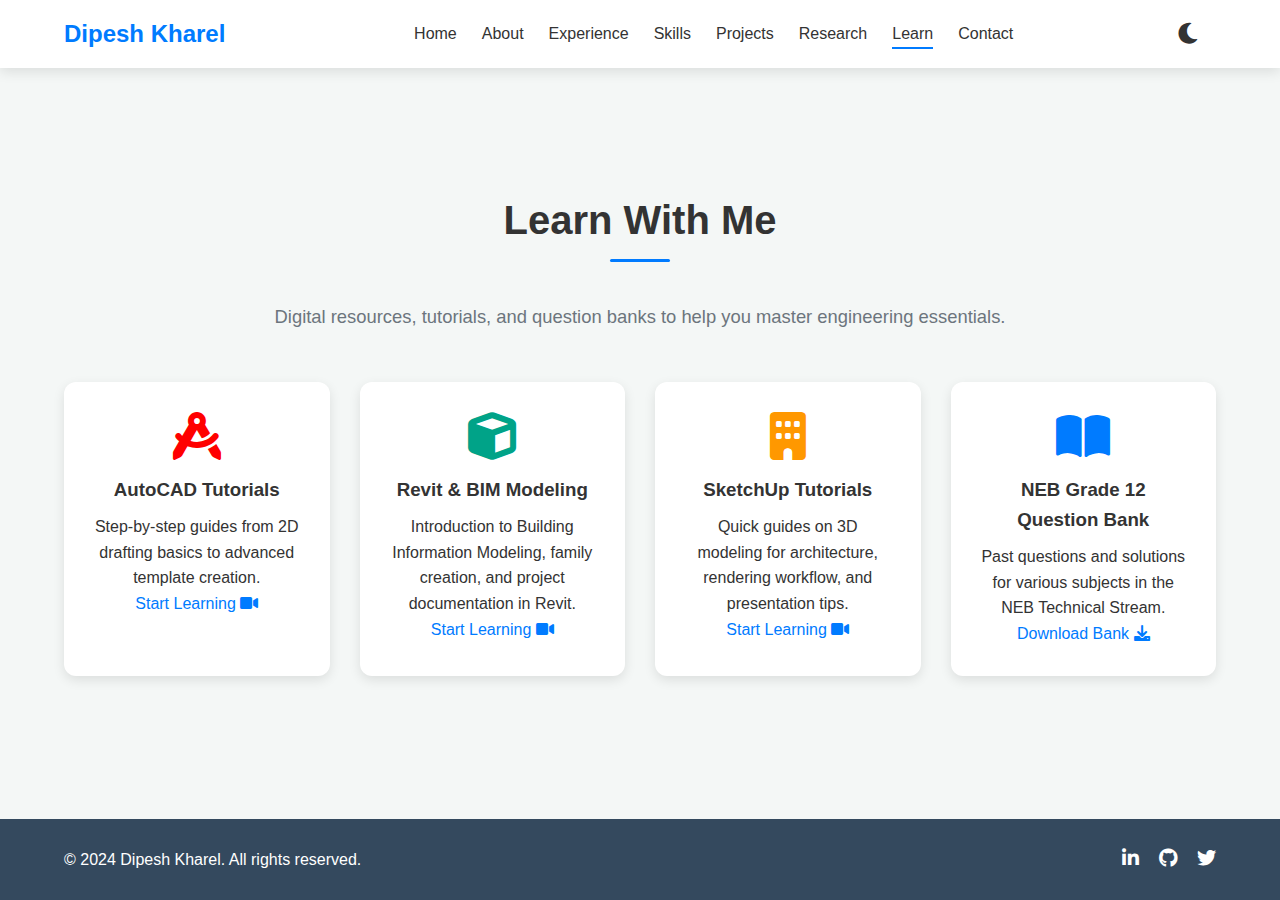
<file: learn.html>
<!DOCTYPE html>
<html lang="en">

<head>
    <meta charset="UTF-8">
    <meta name="viewport" content="width=device-width, initial-scale=1.0">
    <title>Learn With Me - Dipesh Kharel</title>

    <meta name="description" content="Educational resources and tutorials by Dipesh Kharel.">
    <meta name="author" content="Dipesh Kharel">

    <link rel="icon" type="image/png" href="favicon.png">

    <link rel="stylesheet" href="https://cdnjs.cloudflare.com/ajax/libs/font-awesome/6.0.0-beta3/css/all.min.css">

    <link rel="stylesheet" href="style.css?v=2">

    <script>
        // Check local storage for dark mode preference immediately
        if (localStorage.getItem('darkMode') === 'enabled') {
            document.documentElement.classList.add('dark-mode');
        }
    </script>
</head>

<body>

    <header id="mainHeader">
        <div class="container nav-content">
            <a href="index.html" class="logo">Dipesh Kharel</a>
            <nav class="nav-menu" id="navMenu">
                <ul role="list">
                    <li><a href="index.html#home" class="nav-link">Home</a></li>
                    <li><a href="index.html#about" class="nav-link">About</a></li>
                    <li><a href="index.html#experience" class="nav-link">Experience</a></li>
                    <li><a href="index.html#skills" class="nav-link">Skills</a></li>
                    <li><a href="projects.html" class="nav-link">Projects</a></li>
                    <li><a href="research.html" class="nav-link">Research</a></li>
                    <li><a href="learn.html" class="nav-link active-link">Learn</a></li>
                    <li><a href="index.html#contact" class="nav-link">Contact</a></li>
                </ul>
            </nav>
            <div class="nav-controls">
                <button class="dark-mode-toggle" id="darkModeToggle" aria-label="Toggle dark mode" type="button">
                    <i class="fas fa-moon"></i>
                </button>
                <button class="hamburger" id="hamburger" aria-label="Open mobile menu" type="button">
                    <i class="fas fa-bars"></i>
                </button>
            </div>
        </div>
    </header>

    <main>
        <section class="section">
            <div class="container">
                <h1 class="section-title animate-in" style="margin-top: 40px;">Learn With Me</h1>
                <p class="section-subtitle animate-in" style="text-align: center; margin-bottom: 50px;">Digital
                    resources, tutorials, and question banks to help you master engineering essentials.</p>
                <div class="skills-grid learn-grid animate-in">

                    <div class="skill-card">
                        <i class="fas fa-drafting-compass icon-lg" style="color: #FF0000;"></i>
                        <h3>AutoCAD Tutorials</h3>
                        <p>Step-by-step guides from 2D drafting basics to advanced template creation.</p>
                        <a href="javascript:void(0)" class="project-link">Start Learning <i
                                class="fas fa-video"></i></a>
                    </div>

                    <div class="skill-card">
                        <i class="fas fa-cube icon-lg" style="color: #00A388;"></i>
                        <h3>Revit & BIM Modeling</h3>
                        <p>Introduction to Building Information Modeling, family creation, and project documentation in
                            Revit.</p>
                        <a href="javascript:void(0)" class="project-link">Start Learning <i
                                class="fas fa-video"></i></a>
                    </div>

                    <div class="skill-card">
                        <i class="fas fa-building icon-lg" style="color: #FF9800;"></i>
                        <h3>SketchUp Tutorials</h3>
                        <p>Quick guides on 3D modeling for architecture, rendering workflow, and presentation tips.</p>
                        <a href="javascript:void(0)" class="project-link">Start Learning <i
                                class="fas fa-video"></i></a>
                    </div>

                    <div class="skill-card">
                        <i class="fas fa-book-open icon-lg" style="color: var(--primary-color);"></i>
                        <h3>NEB Grade 12 Question Bank</h3>
                        <p>Past questions and solutions for various subjects in the NEB Technical Stream.</p>
                        <a href="path/to/question-bank.pdf" target="_blank" class="project-link">Download Bank <i
                                class="fas fa-download"></i></a>
                    </div>
                </div>
            </div>
        </section>
    </main>

    <footer>
        <div class="container footer-content">
            <p>&copy; 2024 Dipesh Kharel. All rights reserved.</p>
            <div class="social-links">
                <a href="#" aria-label="LinkedIn profile"><i class="fab fa-linkedin-in"></i></a>
                <a href="#" aria-label="GitHub profile"><i class="fab fa-github"></i></a>
                <a href="#" aria-label="Twitter profile"><i class="fab fa-twitter"></i></a>
            </div>
        </div>
    </footer>

    <script src="script.js?v=2"></script>
</body>

</html>
</file>
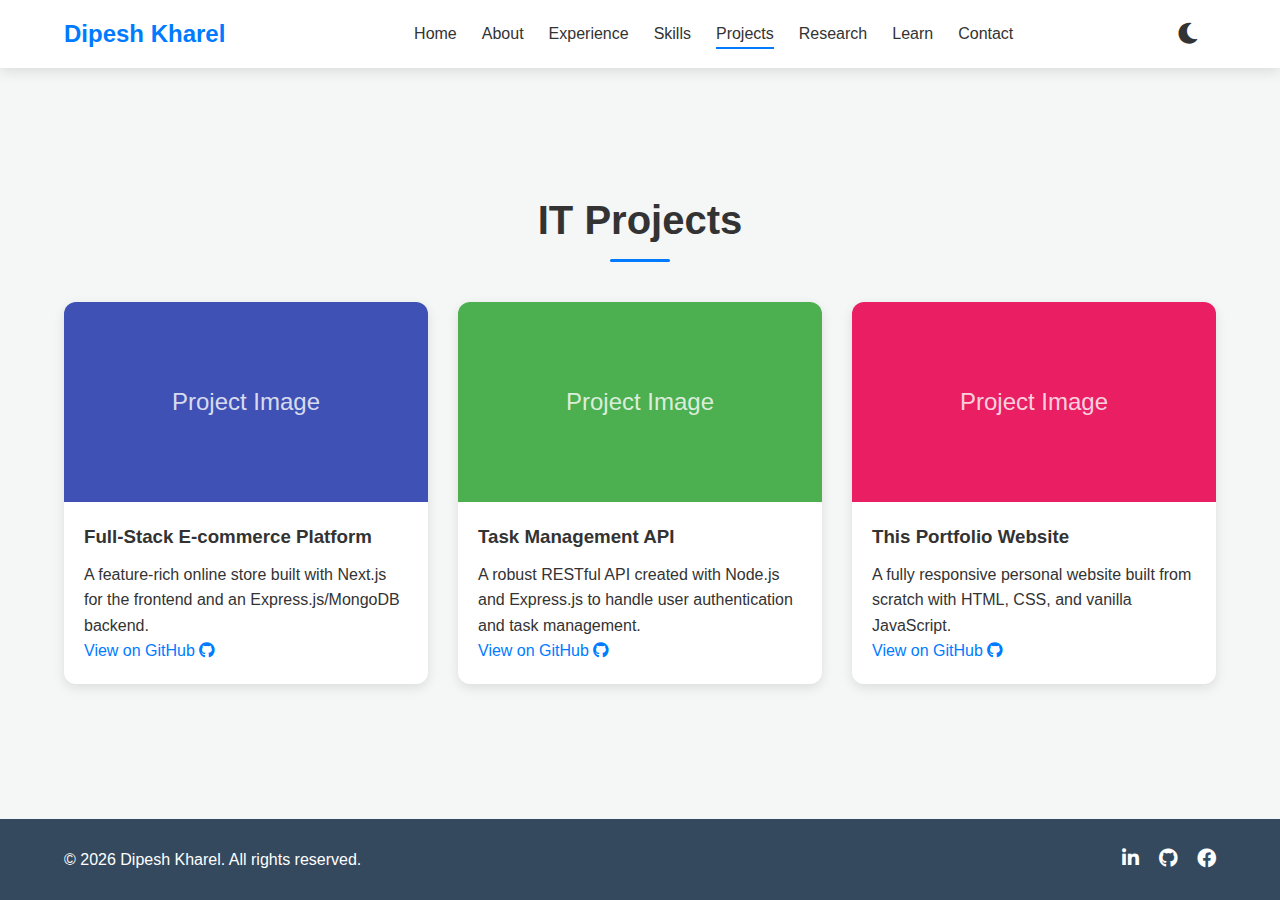
<file: projects.html>
<!doctype html>
<html lang="en">
  <head>
    <meta charset="UTF-8" />
    <meta name="viewport" content="width=device-width, initial-scale=1.0" />
    <title>Projects - Dipesh Kharel</title>

    <meta
      name="description"
      content="Technical projects and portfolio of Dipesh Kharel."
    />
    <meta name="author" content="Dipesh Kharel" />

    <link rel="icon" type="image/png" href="favicon.png" />

    <link
      rel="stylesheet"
      href="https://cdnjs.cloudflare.com/ajax/libs/font-awesome/6.0.0-beta3/css/all.min.css"
    />

    <link rel="stylesheet" href="style.css?v=3" />

    <script>
      // Check local storage for dark mode preference immediately
      if (localStorage.getItem("darkMode") === "enabled") {
        document.documentElement.classList.add("dark-mode");
      }
    </script>
  </head>

  <body>
    <header id="mainHeader">
      <div class="container nav-content">
        <a href="index.html" class="logo">Dipesh Kharel</a>
        <nav class="nav-menu" id="navMenu">
          <ul role="list">
            <li><a href="index.html#home" class="nav-link">Home</a></li>
            <li><a href="index.html#about" class="nav-link">About</a></li>
            <li>
              <a href="index.html#experience" class="nav-link">Experience</a>
            </li>
            <li><a href="index.html#skills" class="nav-link">Skills</a></li>
            <li>
              <a href="projects.html" class="nav-link active-link">Projects</a>
            </li>
            <li><a href="research.html" class="nav-link">Research</a></li>
            <li><a href="learn.html" class="nav-link">Learn</a></li>
            <li><a href="index.html#contact" class="nav-link">Contact</a></li>
          </ul>
        </nav>
        <div class="nav-controls">
          <button
            class="dark-mode-toggle"
            id="darkModeToggle"
            aria-label="Toggle dark mode"
            type="button"
          >
            <i class="fas fa-moon"></i>
          </button>
          <button
            class="hamburger"
            id="hamburger"
            aria-label="Open mobile menu"
            type="button"
          >
            <i class="fas fa-bars"></i>
          </button>
        </div>
      </div>
    </header>

    <main>
      <section class="section">
        <div class="container">
          <h1 class="section-title animate-in" style="margin-top: 40px">
            IT Projects
          </h1>
          <div class="projects-grid animate-in">
            <div class="project-card">
              <div
                class="project-image-placeholder"
                style="background-color: #3f51b5"
              ></div>
              <div class="project-details">
                <h3>Full-Stack E-commerce Platform</h3>
                <p>
                  A feature-rich online store built with Next.js for the
                  frontend and an Express.js/MongoDB backend.
                </p>
                <a href="https://github.com/Carry-to-1" target="_blank" class="project-link"
                  >View on GitHub <i class="fab fa-github"></i
                ></a>
              </div>
            </div>

            <div class="project-card">
              <div
                class="project-image-placeholder"
                style="background-color: #4caf50"
              ></div>
              <div class="project-details">
                <h3>Task Management API</h3>
                <p>
                  A robust RESTful API created with Node.js and Express.js to
                  handle user authentication and task management.
                </p>
                <a href="https://github.com/Carry-to-1" target="_blank" class="project-link"
                  >View on GitHub <i class="fab fa-github"></i
                ></a>
              </div>
            </div>

            <div class="project-card">
              <div
                class="project-image-placeholder"
                style="background-color: #e91e63"
              ></div>
              <div class="project-details">
                <h3>This Portfolio Website</h3>
                <p>
                  A fully responsive personal website built from scratch with
                  HTML, CSS, and vanilla JavaScript.
                </p>
                <a href="https://github.com/Carry-to-1" target="_blank" class="project-link"
                  >View on GitHub <i class="fab fa-github"></i
                ></a>
              </div>
            </div>
          </div>
        </div>
      </section>
    </main>

    <footer>
      <div class="container footer-content">
        <p>&copy; 2026 Dipesh Kharel. All rights reserved.</p>
            <div class="social-links">
                <a href="https://www.linkedin.com/in/dipesh-kharel-73b586389" target="_blank" aria-label="LinkedIn profile"><i class="fab fa-linkedin-in"></i></a>
                <a href="https://github.com/Carry-to-1" target="_blank" aria-label="GitHub profile"><i class="fab fa-github"></i></a>
                <a href="https://www.facebook.com/share/1BsoM4F67p/" target="_blank" aria-label="Facebook profile"><i class="fab fa-facebook"></i></a>
            </div>
        </div>
      </div>
    </footer>

    <script src="script.js?v=3"></script>
  </body>
</html>
</file>
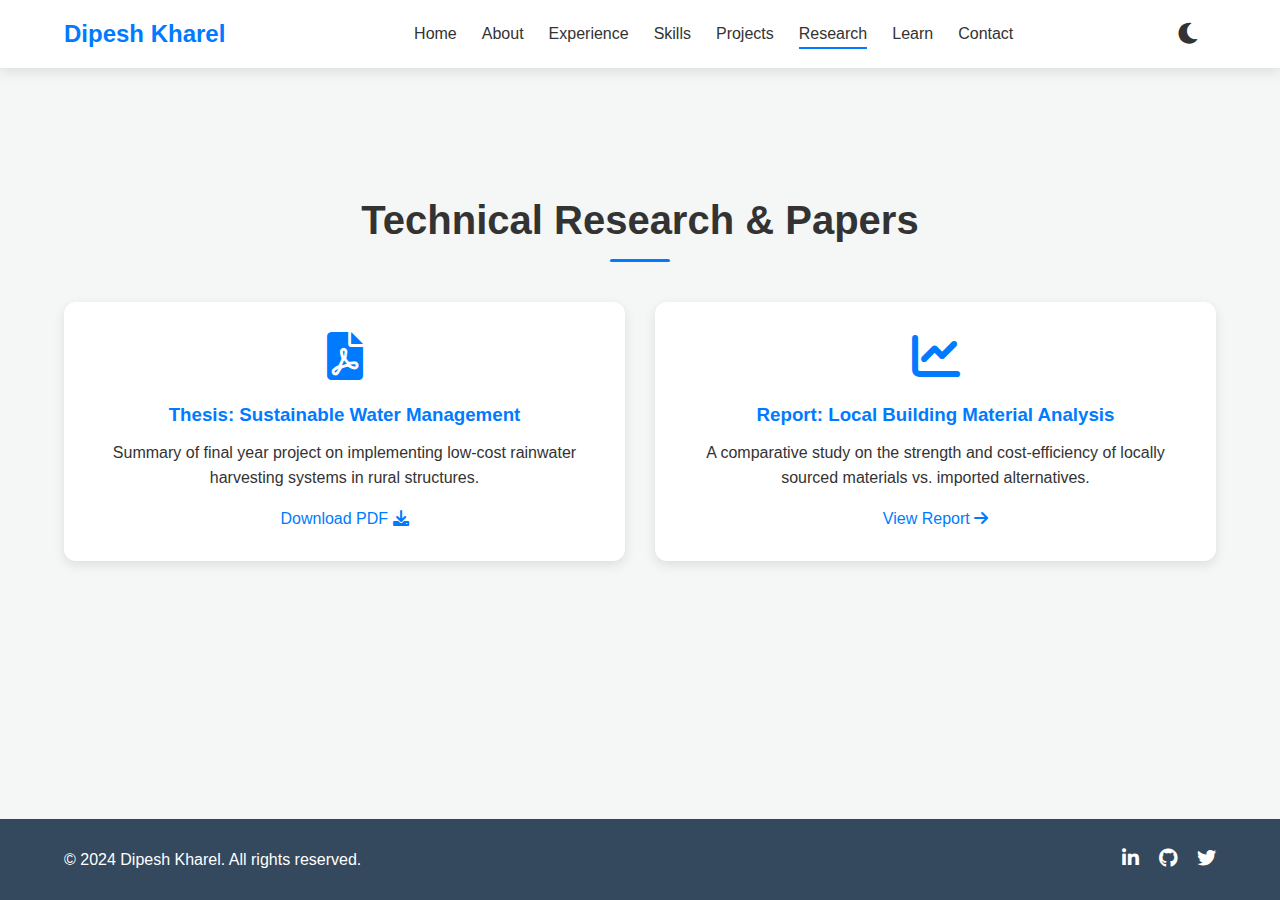
<file: research.html>
<!DOCTYPE html>
<html lang="en">

<head>
    <meta charset="UTF-8">
    <meta name="viewport" content="width=device-width, initial-scale=1.0">
    <title>Research - Dipesh Kharel</title>

    <meta name="description" content="Research papers and technical reports by Dipesh Kharel.">
    <meta name="author" content="Dipesh Kharel">

    <link rel="icon" type="image/png" href="favicon.png">

    <link rel="stylesheet" href="https://cdnjs.cloudflare.com/ajax/libs/font-awesome/6.0.0-beta3/css/all.min.css">

    <link rel="stylesheet" href="style.css?v=2">

    <script>
        // Check local storage for dark mode preference immediately
        if (localStorage.getItem('darkMode') === 'enabled') {
            document.documentElement.classList.add('dark-mode');
        }
    </script>
</head>

<body>

    <header id="mainHeader">
        <div class="container nav-content">
            <a href="index.html" class="logo">Dipesh Kharel</a>
            <nav class="nav-menu" id="navMenu">
                <ul role="list">
                    <li><a href="index.html#home" class="nav-link">Home</a></li>
                    <li><a href="index.html#about" class="nav-link">About</a></li>
                    <li><a href="index.html#experience" class="nav-link">Experience</a></li>
                    <li><a href="index.html#skills" class="nav-link">Skills</a></li>
                    <li><a href="projects.html" class="nav-link">Projects</a></li>
                    <li><a href="research.html" class="nav-link active-link">Research</a></li>
                    <li><a href="learn.html" class="nav-link">Learn</a></li>
                    <li><a href="index.html#contact" class="nav-link">Contact</a></li>
                </ul>
            </nav>
            <div class="nav-controls">
                <button class="dark-mode-toggle" id="darkModeToggle" aria-label="Toggle dark mode" type="button">
                    <i class="fas fa-moon"></i>
                </button>
                <button class="hamburger" id="hamburger" aria-label="Open mobile menu" type="button">
                    <i class="fas fa-bars"></i>
                </button>
            </div>
        </div>
    </header>

    <main>
        <section class="section">
            <div class="container">
                <h1 class="section-title animate-in" style="margin-top: 40px;">Technical Research & Papers</h1>
                <div class="research-grid animate-in">

                    <div class="research-card">
                        <i class="fas fa-file-pdf icon-lg"></i>
                        <h3>Thesis: Sustainable Water Management</h3>
                        <p>Summary of final year project on implementing low-cost rainwater harvesting systems in rural
                            structures.</p>
                        <a href="path/to/research1.pdf" target="_blank" class="project-link">Download PDF <i
                                class="fas fa-download"></i></a>
                    </div>

                    <div class="research-card">
                        <i class="fas fa-chart-line icon-lg"></i>
                        <h3>Report: Local Building Material Analysis</h3>
                        <p>A comparative study on the strength and cost-efficiency of locally sourced materials vs.
                            imported alternatives.</p>
                        <a href="path/to/research2.pdf" target="_blank" class="project-link">View Report <i
                                class="fas fa-arrow-right"></i></a>
                    </div>
                </div>
            </div>
        </section>
    </main>

    <footer>
        <div class="container footer-content">
            <p>&copy; 2024 Dipesh Kharel. All rights reserved.</p>
            <div class="social-links">
                <a href="#" aria-label="LinkedIn profile"><i class="fab fa-linkedin-in"></i></a>
                <a href="#" aria-label="GitHub profile"><i class="fab fa-github"></i></a>
                <a href="#" aria-label="Twitter profile"><i class="fab fa-twitter"></i></a>
            </div>
        </div>
    </footer>

    <script src="script.js?v=2"></script>
</body>

</html>
</file>
<file: style.css>
/*
 * style.css - Dipesh Kharel Portfolio Stylesheet (FINAL VERBOSE RE-AUDIT)
 * ----------------------------------------------------------------------
 * Re-validated against the original structure. All features, variables, 
 * and media queries are present and optimized for cross-theme resilience.
 */

/* 1. Global Reset & Variables */
:root {
  --primary-color: #007bff;
  /* Professional Blue */
  --primary-hover: #0056b3;
  --secondary-color: #6c757d;
  /* Grey/Accent */

  /* Light Theme Base */
  --background-light: #f4f7f6;
  --text-color-light: #333;
  --card-bg-light: #ffffff;
  --hero-gradient-start: #f4f7f6;
  /* Used by Hero */
  --hero-gradient-end: #e0eafc;
  /* Used by Hero */

  /* Dark Theme Base */
  --background-dark: #2c3e50;
  --text-color-dark: #ecf0f1;
  --card-bg-dark: #34495e;
  --hero-gradient-start-dark: #2c3e50;
  /* Used by Dark Hero */
  --hero-gradient-end-dark: #1c2a37;
  /* Used by Dark Hero */

  --shadow-soft: 0 4px 12px rgba(0, 0, 0, 0.1);
  --radius-lg: 12px;
  --transition-speed: 0.3s;
  --font-family: "Poppins", sans-serif;
}

/* Dark Mode Overrides (FIX: Centralizing variables to ensure all components transition) */
.dark-mode {
  /* Main Backgrounds */
  --background-light: var(--background-dark);
  /* Text Color */
  --text-color-light: var(--text-color-dark);
  /* Card/Header Backgrounds */
  --card-bg-light: var(--card-bg-dark);
  /* Hero Gradient Colors (They now use the dark values) */
  --hero-gradient-start: var(--hero-gradient-start-dark);
  --hero-gradient-end: var(--hero-gradient-end-dark);
  /* Shadow adjustment for contrast */
  --shadow-soft: 0 4px 12px rgba(0, 0, 0, 0.3);
}

/* 2. Base Styles */
* {
  margin: 0;
  padding: 0;
  box-sizing: border-box;
}

html {
  scroll-behavior: smooth;
  height: 100%;
  /* Ensure full height for sticky footer */
}

body {
  font-family: var(--font-family);
  line-height: 1.6;
  color: var(--text-color-light);
  /* Will be dark or light based on .dark-mode */
  background-color: var(--background-light);
  /* Will be dark or light based on .dark-mode */
  transition:
    background-color var(--transition-speed),
    color var(--transition-speed);

  /* Sticky Footer Setup */
  display: flex;
  flex-direction: column;
  min-height: 100vh;
}

.project-image-placeholder {
  height: 200px;
  /* Removed SVG background to fix centering issues */
  /* background-image: ... */
  background-size: cover;
  background-position: center;
  background-repeat: no-repeat;
  transition: background-color var(--transition-speed);

  /* Centering Text */
  display: flex;
  align-items: center;
  justify-content: center;
}

.project-image-placeholder::after {
  content: "Project Image";
  color: white;
  /* Ensure visibility on colored backgrounds */
  font-size: 1.5rem;
  /* Larger, more visible text */
  font-weight: 500;
  font-family: var(--font-family);
  /* Match site font */
  opacity: 0.9;
}

main {
  flex: 1;
}

.container {
  width: 90%;
  max-width: 1200px;
  margin: 0 auto;
}

h1,
h2,
h3 {
  margin-bottom: 0.5em;
  font-weight: 600;
  transition: color var(--transition-speed);
  /* Ensure smooth color transition */
}

a {
  color: var(--primary-color);
  text-decoration: none;
  transition: color var(--transition-speed);
}

a:hover {
  color: var(--primary-hover);
}

/* 3. Header and Navigation */
header {
  background-color: var(--card-bg-light);
  box-shadow: var(--shadow-soft);
  position: sticky;
  top: 0;
  z-index: 1000;
  transition:
    background-color var(--transition-speed),
    box-shadow var(--transition-speed);
}

.nav-content {
  display: flex;
  justify-content: space-between;
  align-items: center;
  padding: 15px 0;
}

.logo {
  font-size: 1.5rem;
  font-weight: 700;
  color: var(--primary-color);
}

.nav-menu ul {
  list-style: none;
  display: flex;
}

.nav-menu ul li {
  margin-left: 25px;
}

.nav-menu ul li a {
  font-weight: 500;
  padding: 5px 0;
  position: relative;
  color: var(--text-color-light);
}

/* Active link/Scroll spy indicator */
.nav-menu ul li a.active-link::after {
  width: 100%;
}

.nav-menu ul li a::after {
  content: "";
  position: absolute;
  bottom: -2px;
  left: 0;
  width: 0;
  height: 2px;
  background-color: var(--primary-color);
  transition: width var(--transition-speed);
}

.nav-menu ul li a:hover::after {
  width: 100%;
}

.hamburger,
.dark-mode-toggle {
  background: none;
  border: none;
  font-size: 1.5rem;
  color: var(--text-color-light);
  cursor: pointer;
  transition: color 0.2s;
}

/* A11y: Focus and hover state for controls */
.dark-mode-toggle:hover,
.hamburger:hover {
  color: var(--primary-color);
}

.dark-mode-toggle:focus-visible,
.hamburger:focus-visible {
  outline: none;
  box-shadow: 0 0 0 3px rgba(0, 123, 255, 0.5);
  border-radius: 4px;
}

.nav-controls {
  display: flex;
  align-items: center;
}

.dark-mode-toggle {
  margin-right: 15px;
}

.hamburger {
  display: none;
  /* Hidden on desktop */
}

/* 4. Hero Section */
.hero-section {
  min-height: 90vh;
  display: flex;
  align-items: center;
  background: linear-gradient(
    135deg,
    var(--hero-gradient-start) 0%,
    var(--hero-gradient-end) 100%
  );
  transition: background var(--transition-speed);
}

/* REMOVED: Redundant dark mode override because variables now handle it:
.dark-mode .hero-section {
    background: linear-gradient(135deg, var(--background-dark) 0%, #1c2a37 100%);
}
*/

.hero-content-grid {
  display: flex;
  justify-content: space-between;
  align-items: center;
  padding: 40px 0;
}

.hero-text {
  flex: 1;
  padding-right: 40px;
  text-align: left;
}

.hero-content-grid h1 {
  font-size: 3.5rem;
  margin-bottom: 0.25em;
}

.hero-text h2 {
  /* Targeting the new H2 headline element */
  font-size: 1.5rem;
  color: var(--secondary-color);
  margin-bottom: 2em;
  font-weight: 500;
}

.cta-button {
  display: inline-block;
  background-color: var(--primary-color);
  color: white;
  padding: 12px 30px;
  border-radius: 50px;
  font-weight: 600;
  transition:
    background-color var(--transition-speed),
    transform var(--transition-speed);
  box-shadow: 0 4px 8px rgba(0, 123, 255, 0.4);
}

.cta-button:hover {
  background-color: var(--primary-hover);
  transform: translateY(-2px);
  box-shadow: 0 6px 15px rgba(0, 123, 255, 0.6);
}

.hero-image-container {
  flex: 1;
  max-width: 450px;
  display: flex;
  justify-content: flex-end;
  align-items: center;
}

.profile-image {
  width: 350px;
  height: 350px;
  object-fit: cover;
  border-radius: 50%;
  /* FIX: Use variable for border color to ensure it flips in dark mode */
  border: 8px solid var(--card-bg-light);
  box-shadow: 0 10px 30px rgba(0, 123, 255, 0.4);

  /* Initial state for the cool animation (JS controlled) */
  opacity: 0;
  transform: scale(0.8) rotate(15deg);
  transition: all 0.8s cubic-bezier(0.68, -0.55, 0.27, 1.55);
}

.is-visible .profile-image {
  opacity: 1;
  transform: scale(1) rotate(0deg);
}

/* 5. General Section Styles */
.section {
  padding: 80px 0;
  transition: background-color var(--transition-speed);
}

/* REMOVED: Original section style with redundant .bg-light class: 
.bg-light { 
    background-color: var(--background-light); 
}
*/

.section-title {
  font-size: 2.5rem;
  text-align: center;
  margin-bottom: 40px;
  position: relative;
  padding-bottom: 10px;
}

.section-title::after {
  content: "";
  position: absolute;
  bottom: 0;
  left: 50%;
  transform: translateX(-50%);
  width: 60px;
  height: 3px;
  background-color: var(--primary-color);
  border-radius: 5px;
}

/* 6. Experience Section Styling (Timeline) */
.timeline-container {
  position: relative;
  max-width: 1000px;
  margin: 0 auto;
  padding: 20px 0;
}

/* Timeline Line */
.timeline-container::after {
  content: "";
  position: absolute;
  width: 4px;
  background-color: var(--primary-color);
  top: 0;
  bottom: 0;
  left: 50%;
  margin-left: -2px;
  z-index: 0;
}

.timeline-item {
  padding: 10px 40px;
  position: relative;
  width: 50%;
  margin: 20px 0;
}

/* Timeline Dot */
.timeline-dot {
  height: 15px;
  width: 15px;
  background-color: var(--primary-color);
  position: absolute;
  top: 30px;
  border-radius: 50%;
  z-index: 1;
}

/* Year Label (Desktop only) */
.timeline-year {
  position: absolute;
  top: 25px;
  font-size: 1.2rem;
  font-weight: 600;
  color: var(--primary-color);
  background-color: var(--background-light);
  /* Uses background var that flips in dark mode */
  padding: 2px 8px;
  border-radius: 4px;
  z-index: 10;
  transition:
    background-color var(--transition-speed),
    color var(--transition-speed);
}

/* REMOVED: Original redundant dark mode override: 
.dark-mode .timeline-year {
    background-color: var(--background-dark); 
}
*/

/* Position Year for Left Items (Odd) */
.timeline-item:nth-child(odd) .timeline-year {
  right: -10px;
  transform: translateX(100%);
}

/* Position Year for Right Items (Even) */
.timeline-item:nth-child(even) .timeline-year {
  left: -10px;
  transform: translateX(-100%);
}

/* Content on the Right Side (Even items) */
.timeline-item:nth-child(even) {
  left: 50%;
  padding-left: 60px;
}

.timeline-item:nth-child(even) .timeline-dot {
  left: -7.5px;
}

/* Content on the Left Side (Odd items) */
.timeline-item:nth-child(odd) {
  left: 0;
  padding-right: 60px;
  text-align: right;
}

.timeline-item:nth-child(odd) .timeline-dot {
  right: -7.5px;
}

/* Arrow */
.timeline-content::after {
  content: "";
  position: absolute;
  width: 0;
  height: 0;
  border: 10px solid transparent;
  top: 30px;
}

/* Arrow for Left Item (Odd) - Pointing right */
.timeline-item:nth-child(odd) .timeline-content::after {
  border-left-color: var(--card-bg-light);
  right: -20px;
}

/* Removed original redundant dark mode override: 
.dark-mode .timeline-item:nth-child(odd) .timeline-content::after {
    border-left-color: var(--card-bg-dark);
}
*/

/* Arrow for Right Item (Even) - Pointing left */
.timeline-item:nth-child(even) .timeline-content::after {
  border-right-color: var(--card-bg-light);
  left: -20px;
}

/* Removed original redundant dark mode override: 
.dark-mode .timeline-item:nth-child(even) .timeline-content::after {
    border-right-color: var(--card-bg-dark);
}
*/

/* Styling for the content box */
.timeline-content {
  padding: 20px;
  background-color: var(--card-bg-light);
  border-radius: var(--radius-lg);
  box-shadow: var(--shadow-soft);
  position: relative;
  transition:
    transform 0.3s ease,
    box-shadow 0.3s ease,
    background-color var(--transition-speed);
  text-align: left;
}

.timeline-content:hover {
  transform: translateY(-3px);
  box-shadow: 0 8px 20px rgba(0, 0, 0, 0.15);
}

.timeline-content h3 {
  color: var(--primary-color);
  margin-top: 0;
  margin-bottom: 5px;
  font-size: 1.25rem;
}

.timeline-content .duration-info {
  font-style: italic;
  color: var(--secondary-color);
  margin-bottom: 15px;
  display: block;
}

.timeline-content .mobile-year {
  display: none;
  font-weight: 700;
  color: var(--primary-color);
  margin-bottom: 5px;
  font-size: 1.1rem;
}

.timeline-content ul {
  list-style-type: none;
  padding-left: 0;
}

.timeline-content ul li {
  margin-bottom: 8px;
  position: relative;
  padding-left: 15px;
}

.timeline-content ul li::before {
  content: "\f058";
  font-family: "Font Awesome 6 Free";
  font-weight: 900;
  color: var(--primary-color);
  position: absolute;
  left: 0;
  top: 0.25rem;
  /* Adjusted for better text alignment */
  font-size: 0.8em;
}

/* 7. Skills Section */
.skills-grid {
  display: grid;
  grid-template-columns: repeat(auto-fit, minmax(280px, 1fr));
  gap: 30px;
}

.skill-card {
  background-color: var(--card-bg-light);
  padding: 30px;
  border-radius: var(--radius-lg);
  box-shadow: var(--shadow-soft);
  text-align: center;
  transition:
    transform 0.3s ease,
    box-shadow 0.3s ease,
    background-color var(--transition-speed);
}

.skill-card:hover {
  transform: translateY(-5px);
  box-shadow: 0 8px 20px rgba(0, 0, 0, 0.15);
}

.icon-lg {
  font-size: 3rem;
  color: var(--primary-color);
  margin-bottom: 15px;
}

.soft-skills {
  max-width: 900px;
  margin: 40px auto 0;
  padding: 30px;
  border: 2px solid var(--primary-color);
  border-radius: var(--radius-lg);
  text-align: center;
  background-color: var(--card-bg-light);
  box-shadow: var(--shadow-soft);
  transition:
    background-color var(--transition-speed),
    box-shadow var(--transition-speed);
}

.soft-skills h3 {
  color: var(--primary-color);
  margin-bottom: 15px;
  font-size: 1.5rem;
}

.soft-skills p {
  font-weight: 400;
  font-size: 1.1rem;
  color: var(--text-color-light);
}

/* 8. Projects Section */
.projects-grid {
  display: grid;
  grid-template-columns: repeat(auto-fit, minmax(300px, 1fr));
  gap: 30px;
}

.project-card {
  background-color: var(--card-bg-light);
  border-radius: var(--radius-lg);
  box-shadow: var(--shadow-soft);
  overflow: hidden;
  transition:
    transform 0.3s ease,
    box-shadow 0.3s ease,
    background-color var(--transition-speed);
}

.project-card:hover {
  transform: translateY(-5px);
  box-shadow: 0 10px 25px rgba(0, 0, 0, 0.2);
}

.project-image-placeholder {
  height: 200px;
  /* Used flexbox for perfect centering instead of SVG background */
  background-size: cover;
  background-position: center;
  background-repeat: no-repeat;
  transition: background-color var(--transition-speed);

  /* Centering Text */
  display: flex;
  align-items: center;
  justify-content: center;
}

.project-image-placeholder::after {
  content: "Project Image";
  color: rgba(255, 255, 255, 0.9);
  font-size: 1.5rem;
  font-family: "Times New Roman", serif;
  /* Matching the screenshot's aesthetic if desired, or use var(--font-family) for cleaner look. Let's use var(--font-family) */
  font-family: var(--font-family);
  font-weight: 500;
}

.project-details {
  padding: 20px;
}

/* 9. Research Section (NEW) */
.research-grid {
  display: grid;
  grid-template-columns: repeat(auto-fit, minmax(300px, 1fr));
  gap: 30px;
}

.research-card {
  background-color: var(--card-bg-light);
  padding: 30px;
  border-radius: var(--radius-lg);
  box-shadow: var(--shadow-soft);
  text-align: center;
  transition:
    transform 0.3s ease,
    box-shadow 0.3s ease,
    background-color var(--transition-speed);
}

.research-card:hover {
  transform: translateY(-5px);
  box-shadow: 0 8px 20px rgba(0, 0, 0, 0.15);
}

.research-card h3 {
  color: var(--primary-color);
}

.research-card .icon-lg {
  margin-bottom: 20px;
}

.research-card .project-link {
  margin-top: 15px;
  display: inline-block;
}

/* 10. Learn With Me Section (NEW) */
.section-subtitle {
  font-size: 1.15rem;
  color: var(--secondary-color);
}

.learn-grid {
  /* Overrides .skills-grid default to allow 4 smaller cards */
  grid-template-columns: repeat(auto-fit, minmax(200px, 1fr));
}

/* 11. Contact Section */
.contact-form {
  max-width: 600px;
  margin: 0 auto;
  background-color: var(--card-bg-light);
  padding: 40px;
  border-radius: var(--radius-lg);
  box-shadow: var(--shadow-soft);
  transition:
    background-color var(--transition-speed),
    box-shadow var(--transition-speed);
}

.form-group {
  margin-bottom: 20px;
}

.form-group label {
  display: block;
  margin-bottom: 8px;
  font-weight: 600;
}

.form-group input,
.form-group textarea {
  width: 100%;
  padding: 12px;
  border: 1px solid #ccc;
  border-radius: 8px;
  background-color: var(--background-light);
  /* Light background for inputs even in light mode */
  color: var(--text-color-light);
  transition:
    border-color var(--transition-speed),
    box-shadow var(--transition-speed),
    background-color var(--transition-speed),
    color var(--transition-speed);
  font-family: var(--font-family);
  font-size: 1rem;
}

.form-group input:focus,
.form-group textarea:focus {
  border-color: var(--primary-color);
  outline: none;
  box-shadow: 0 0 0 2px rgba(0, 123, 255, 0.2);
}

/* Dark Mode Input Fix (FIX: Ensuring high contrast and appropriate border) */
.dark-mode .form-group input,
.dark-mode .form-group textarea {
  background-color: #3f5168;
  border: 1px solid #4a6078;
  color: var(--text-color-dark);
}

.submit-button {
  width: 100%;
  border: none;
  cursor: pointer;
}

.form-note {
  text-align: center;
  margin-top: 25px;
  font-size: 0.9rem;
  color: var(--secondary-color);
  line-height: 1.5;
}

/* 12. Footer */
footer {
  background-color: var(--card-bg-dark);
  /* Uses card-bg-dark for better consistency */
  color: white;
  padding: 25px 0;
  transition: background-color var(--transition-speed);
}

.footer-content {
  display: flex;
  justify-content: space-between;
  align-items: center;
  flex-wrap: wrap;
  text-align: center;
}

.social-links a {
  color: white;
  font-size: 1.2rem;
  margin-left: 15px;
  transition: color 0.2s;
}

.social-links a:hover {
  color: var(--primary-color);
}

/* 13. Subtle Animations (JS controlled) */
.animate-in {
  opacity: 0;
  transform: translateY(20px);
  transition:
    opacity 0.6s ease-out,
    transform 0.6s ease-out;
}

.is-visible {
  opacity: 1;
  transform: translateY(0);
}

/* 14. Responsive Design (Media Queries) */
@media (max-width: 992px) {
  /* Larger tablets/small desktops adjustments */
  .hero-content-grid h1 {
    font-size: 3rem;
  }

  .hero-text h2 {
    font-size: 1.3rem;
  }

  .profile-image {
    width: 300px;
    height: 300px;
  }
}

@media (max-width: 768px) {
  /* General Mobile */
  .section {
    padding: 60px 0;
  }

  .hero-section {
    min-height: 70vh;
  }

  /* Navigation (FIX: Using 'fixed' ensures full coverage and stability on mobile) */
  .nav-menu {
    position: fixed;
    top: 60px;
    /* Placeholder, rely on JS to calculate header height for robust solution */
    left: 0;
    width: 100%;
    background-color: var(--card-bg-light);
    box-shadow: var(--shadow-soft);
    transform: translateX(-100%);
    transition:
      transform 0.3s ease-in-out,
      background-color var(--transition-speed),
      box-shadow var(--transition-speed);
    flex-direction: column;
    z-index: 1001;
    /* Ensure it's above the sticky header (z-index: 1000) */
    height: 100vh;
    overflow-y: auto;
  }

  .nav-menu.active {
    transform: translateX(0);
  }

  .nav-menu ul {
    flex-direction: column;
    padding: 20px 0;
    width: 100%;
  }

  .nav-menu ul li {
    margin: 0;
    border-bottom: 1px solid #eee;
  }

  .dark-mode .nav-menu ul li {
    border-bottom-color: #4a6078;
  }

  .nav-menu ul li a {
    display: block;
    padding: 15px 25px;
  }

  .nav-menu ul li a::after {
    content: none;
  }

  .hamburger {
    display: block;
  }

  /* Hero */
  .hero-content-grid {
    flex-direction: column;
    text-align: center;
    padding-top: 60px;
  }

  .hero-image-container {
    order: -1;
    margin-bottom: 30px;
    justify-content: center;
  }

  .hero-text {
    padding-right: 0;
  }

  .hero-content-grid h1 {
    font-size: 2.5rem;
  }

  .profile-image {
    width: 250px;
    height: 250px;
  }

  /* Timeline Mobile Adjustments (All content is now correctly consolidated on the right of the line) */
  .timeline-container::after {
    left: 20px;
  }

  .timeline-item {
    width: 100%;
    padding-left: 60px;
    padding-right: 15px;
  }

  /* Reset positioning for all items on mobile to be on the right of the line */
  .timeline-item:nth-child(odd),
  .timeline-item:nth-child(even) {
    left: 0;
    padding-left: 60px;
    padding-right: 15px;
    text-align: left;
  }

  /* Align dots to the new left line position */
  .timeline-item:nth-child(odd) .timeline-dot,
  .timeline-item:nth-child(even) .timeline-dot {
    left: 12.5px;
    right: auto;
  }

  .timeline-year {
    display: none;
  }

  /* Hide the arrow on mobile (since all content is on one side) */
  .timeline-content::after {
    border: none;
  }

  /* Show the mobile year element instead */
  .timeline-content .mobile-year {
    display: block;
  }

  /* Footer */
  .footer-content {
    flex-direction: column;
  }

  .social-links {
    margin-top: 15px;
  }

  .social-links a {
    margin: 0 10px;
  }
}
/* Paper Airplane Animation Styles */

:root {
  /* Premium Ease */
  --ease-elastic: cubic-bezier(0.68, -0.55, 0.27, 1.55);
  --ease-premium: cubic-bezier(0.4, 0, 0.2, 1);
}

/* Paper Airplane Element */
.paper-airplane {
  position: fixed; /* Fixed to viewport for easier coordinate mapping */
  top: 0;
  left: 0;
  width: 24px;
  height: 24px;
  color: var(--primary-color);
  pointer-events: none;
  z-index: 9999;
  /* Highest priority */
  opacity: 0;
  transform: translate(-50%, -50%) scale(0.5);
  filter: drop-shadow(0 4px 6px rgba(0, 123, 255, 0.4));
  display: none;
  /* JS will toggle this */
}

/* Button Interact States */
.cta-button {
  position: relative;
  overflow: hidden;
  /* Ensure no spillover */
}

.cta-button.btn-active {
  transform: scale(0.95);
  /* Override hover transform */
  background-color: var(--primary-hover);
  box-shadow: inset 0 2px 4px rgba(0, 0, 0, 0.1);
}

.btn-text {
  display: inline-block;
  transition:
    transform 0.3s var(--ease-premium),
    opacity 0.3s var(--ease-premium);
}

.cta-button.btn-active .btn-text {
  transform: translateY(20px);
  opacity: 0;
}

/* Navigation Target Pulse */
@keyframes navPulse {
  0% {
    box-shadow: 0 0 0 0 rgba(0, 123, 255, 0.7);
    color: var(--primary-color);
  }

  70% {
    box-shadow: 0 0 0 10px rgba(0, 123, 255, 0);
    color: var(--primary-hover);
  }

  100% {
    box-shadow: 0 0 0 0 rgba(0, 123, 255, 0);
  }
}

.nav-target-pulse {
  animation: navPulse 0.8s var(--ease-premium);
  position: relative;
  border-radius: 4px;
}

/* Interactive Contact Button */
.contact-btn-wrapper {
    position: relative;
    width: 100%;
    margin-top: 20px;
    height: 60px; /* Reduced from 80px to be more standard */
}

.interactive-btn {
    position: relative;
    width: 100%;
    height: 100%;
    background-color: var(--primary-color);
    border: none;
    border-radius: 50px;
    cursor: pointer;
    overflow: hidden;
    transition: width 0.5s var(--ease-premium), background-color 0.3s ease;
    display: flex;
    align-items: center;
    justify-content: center;
    box-shadow: 0 4px 15px rgba(0, 123, 255, 0.3);
}

.interactive-btn:hover {
    background-color: var(--primary-hover);
    transform: translateY(-2px);
}

.btn-text-content {
    font-size: 1.1rem;
    color: white;
    font-weight: 600;
    transition: opacity 0.3s ease;
    z-index: 5;
}

/* Track/Road (Hidden initially) */
.btn-track {
    position: absolute;
    top: 50%;
    left: 0;
    width: 100%;
    height: 2px;
    background-color: rgba(255, 255, 255, 0.3);
    transform: translateY(-50%) scaleX(0);
    transform-origin: left;
    transition: transform 0.5s var(--ease-premium);
    z-index: 1;
}

/* Character Container */
.character-container {
    position: absolute;
    top: 50%;
    /* Initially positioned safely at the start */
    left: 20px; 
    transform: translateY(-50%);
    width: 50px;
    height: 50px;
    z-index: 10;
    pointer-events: none; /* Let clicks pass through */
    transition: transform 0.1s ease-out; /* Smooth eye tracking */
    perspective: 1000px;
}

.avatar {
    position: absolute;
    top: 0;
    left: 0;
    width: 100%;
    height: 100%;
    object-fit: contain;
    transition: opacity 0.2s ease, transform 0.2s ease;
}

.avatar-idle {
    opacity: 1;
    display: block;
}

.avatar-run, .avatar-success {
    opacity: 0;
    display: none;
}

/* Animation States */
.interactive-btn.sending .btn-text-content {
    opacity: 0;
}

.interactive-btn.sending .btn-track {
    transform: translateY(-50%) scaleX(1);
}

.interactive-btn.sending {
    background-color: #2c3e50; /* Road color or darker active state */
    pointer-events: none; /* Prevent double clicks */
}

.interactive-btn.sent {
    background-color: #2ecc71; /* Green success */
    pointer-events: none;
}

/* --- Form Companion Grid Layout --- */
.contact-container-grid {
    display: grid;
    grid-template-columns: 1fr 1.5fr; /* Avatar takes less space than form */
    gap: 40px;
    align-items: center;
}

@media (max-width: 768px) {
    .contact-container-grid {
        grid-template-columns: 1fr; /* Stack on mobile */
        gap: 20px;
    }
}

/* Companion Container */
.form-companion {
    position: relative;
    display: flex;
    justify-content: center;
    align-items: center;
    height: 400px; /* Explicit height to prevent layout jumps */
}

.companion-avatar-wrapper {
    position: relative;
    width: 100%;
    max-width: 300px;
    height: 100%;
}

.companion-img {
    position: absolute;
    bottom: 0;
    left: 50%;
    transform: translateX(-50%);
    width: 100%;
    height: auto;
    object-fit: contain;
    max-height: 400px;
    opacity: 0;
    transition: opacity 0.4s ease-in-out, transform 0.4s ease-out;
    pointer-events: none;
}

.companion-img.show {
    opacity: 1;
    transform: translateX(-50%) scale(1);
}

/* Mobile Adjustments for Companion */
@media (max-width: 768px) {
    .form-companion {
        height: 250px; /* Smaller on mobile */
    }
    .companion-img {
        max-height: 250px;
    }
}

/* Enhanced Form Styling */
.contact-form {
    background: rgba(255, 255, 255, 0.05); /* Slight glass effect */
    backdrop-filter: blur(10px);
    padding: 30px;
    border-radius: 12px;
    border: 1px solid rgba(255, 255, 255, 0.1);
    box-shadow: 0 8px 32px rgba(0, 0, 0, 0.1);
}

.dark-mode .contact-form {
    background: rgba(0, 0, 0, 0.2);
    border: 1px solid rgba(255, 255, 255, 0.05);
}

/* --- High-Fidelity Form Companion V3 --- */

/* 1. Pastel Environment */
.contact-section {
    background: linear-gradient(135deg, #fdfbfb 0%, #ebedee 100%); /* Clean soft white/grey */
    position: relative;
    overflow: hidden;
    padding-top: 60px;
    padding-bottom: 60px;
}

/* Optional: Pastel Overlay if not conflicting with dark mode */
:root:not(.dark-mode) .contact-section {
    background-color: #EEF2FF; /* Soft Periwinkle */
    background-image: radial-gradient(at 0% 0%, hsla(253,16%,7%,1) 0, transparent 50%), radial-gradient(at 50% 0%, hsla(225,39%,30%,1) 0, transparent 50%), radial-gradient(at 100% 0%, hsla(339,49%,30%,1) 0, transparent 50%);
    background-image: radial-gradient(at 80% 0%, hsla(189,100%,56%,0.1) 0px, transparent 50%),
    radial-gradient(at 0% 50%, hsla(355,100%,93%,0.1) 0px, transparent 50%),
    radial-gradient(at 80% 50%, hsla(340,100%,76%,0.1) 0px, transparent 50%),
    radial-gradient(at 0% 100%, hsla(22,100%,77%,0.1) 0px, transparent 50%),
    radial-gradient(at 80% 100%, hsla(242,100%,70%,0.1) 0px, transparent 50%),
    radial-gradient(at 0% 0%, hsla(343,100%,76%,0.1) 0px, transparent 50%);
    background: #EEF2FF; /* Fallback */
}

/* 2. Floating Card UI */
.contact-card-wrapper {
    display: flex;
    justify-content: center;
    align-items: center;
}

.contact-form.floating-card {
    background: #ffffff;
    border-radius: 24px;
    padding: 40px;
    width: 100%;
    max-width: 480px;
    box-shadow: 0 20px 60px rgba(0, 0, 0, 0.08), 0 0 0 1px rgba(0,0,0,0.02);
    border: none;
    transition: transform 0.3s ease, box-shadow 0.3s ease;
}

.card-title {
    font-size: 1.8rem;
    font-weight: 700;
    margin-bottom: 25px;
    color: #1a1a1a;
    font-family: inherit;
}

.dark-mode .contact-form.floating-card {
    background: #1e293b;
    box-shadow: 0 20px 60px rgba(0, 0, 0, 0.3);
    border: 1px solid rgba(255, 255, 255, 0.05);
}

.dark-mode .card-title {
    color: #ffffff;
}

/* Input Styling Update */
.floating-card .form-group input,
.floating-card .form-group textarea {
    background: #f8fafc;
    border: 2px solid transparent;
    border-radius: 12px;
    padding: 15px;
    font-size: 1rem;
    transition: all 0.2s ease;
}

.floating-card .form-group input:focus,
.floating-card .form-group textarea:focus {
    background: #ffffff;
    border-color: var(--primary-color);
    box-shadow: 0 0 0 4px rgba(0, 123, 255, 0.1);
    outline: none;
}

.dark-mode .floating-card .form-group input,
.dark-mode .floating-card .form-group textarea {
    background: #0f172a;
    color: white;
}

/* 3. Breathing Animation for Avatar */
@keyframes companionFloat {
    0%, 100% {
        transform: translateX(-50%) translateY(0);
    }
    50% {
        transform: translateX(-50%) translateY(-8px);
    }
}

.companion-img.show {
    animation: companionFloat 6s ease-in-out infinite;
}

/* 4. Layout Tweak: Make Avatar bigger and better positioned */
.form-companion {
    height: 500px; /* Taller area */
    display: flex;
    align-items: flex-end; /* Align bottom to stand on 'floor' */
}

.companion-avatar-wrapper {
    height: 100%;
    max-width: 400px; /* Wider allow */
}

.companion-img {
    max-height: 550px; /* Allow characters to look taller */
    filter: drop-shadow(0 20px 30px rgba(0,0,0,0.15)); /* Add shadow to stand out */
}

@media (max-width: 768px) {
    /* On Mobile: Avatar peeks from top or is smaller */
    .form-companion {
        height: 300px;
        order: -1; 
    }
    .companion-img {
        max-height: 300px;
    }
}

/* Footer dark mode fix for index.html */
.dark-mode footer {
    background-color: var(--card-bg-dark); /* Match header/nav color: #34495e */
    border-top: 1px solid rgba(255, 255, 255, 0.1);
}
</file>
